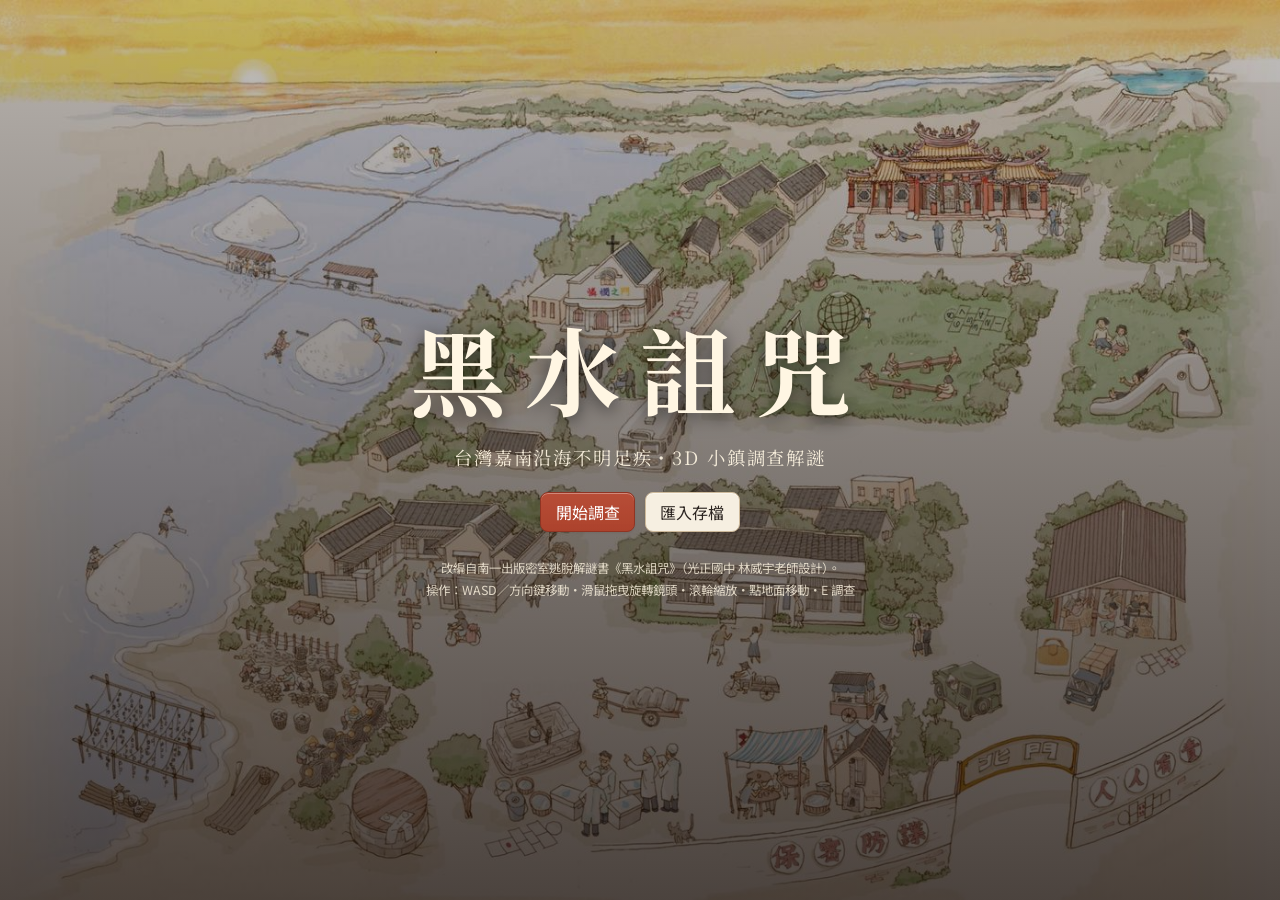
<file: index.html>
<!doctype html>
<html lang="zh-Hant-TW">
<head>
  <meta charset="UTF-8" />
  <meta name="viewport" content="width=device-width, initial-scale=1.0, viewport-fit=cover" />
  <title>黑水詛咒</title>
  <link rel="icon" href="data:," />
  <meta name="description" content="改編自南一出版密室逃脫解謎書《黑水詛咒》的 3D 小鎮探索解謎遊戲（原型）" />
  <link rel="preconnect" href="https://fonts.googleapis.com" />
  <!-- 非阻塞載入網路字型；離線或連線慢時直接用系統字型，不延遲遊戲啟動 -->
  <link rel="stylesheet" href="https://fonts.googleapis.com/css2?family=Noto+Serif+TC:wght@400;700&family=Noto+Sans+TC:wght@400;700&display=swap" media="print" onload="this.media='all'" />
  <script type="module" crossorigin src="./assets/index-a20459a64fdd.js"></script>
  <link rel="modulepreload" crossorigin href="./assets/three-AKSjQ_ch.js">
  <link rel="stylesheet" crossorigin href="./assets/index-BQp9600m.css">
  <link rel="stylesheet" href="./assets/mobile-controls-cca7209ea9eb.css">
  <link rel="stylesheet" href="./assets/refinement-38ca3d628be0.css">
</head>
<body>
  <canvas id="world" aria-label="3D 小鎮場景"></canvas>
  <div id="hud"></div>
  <noscript>此遊戲需要啟用 JavaScript。</noscript>
</body>
</html>
</file>
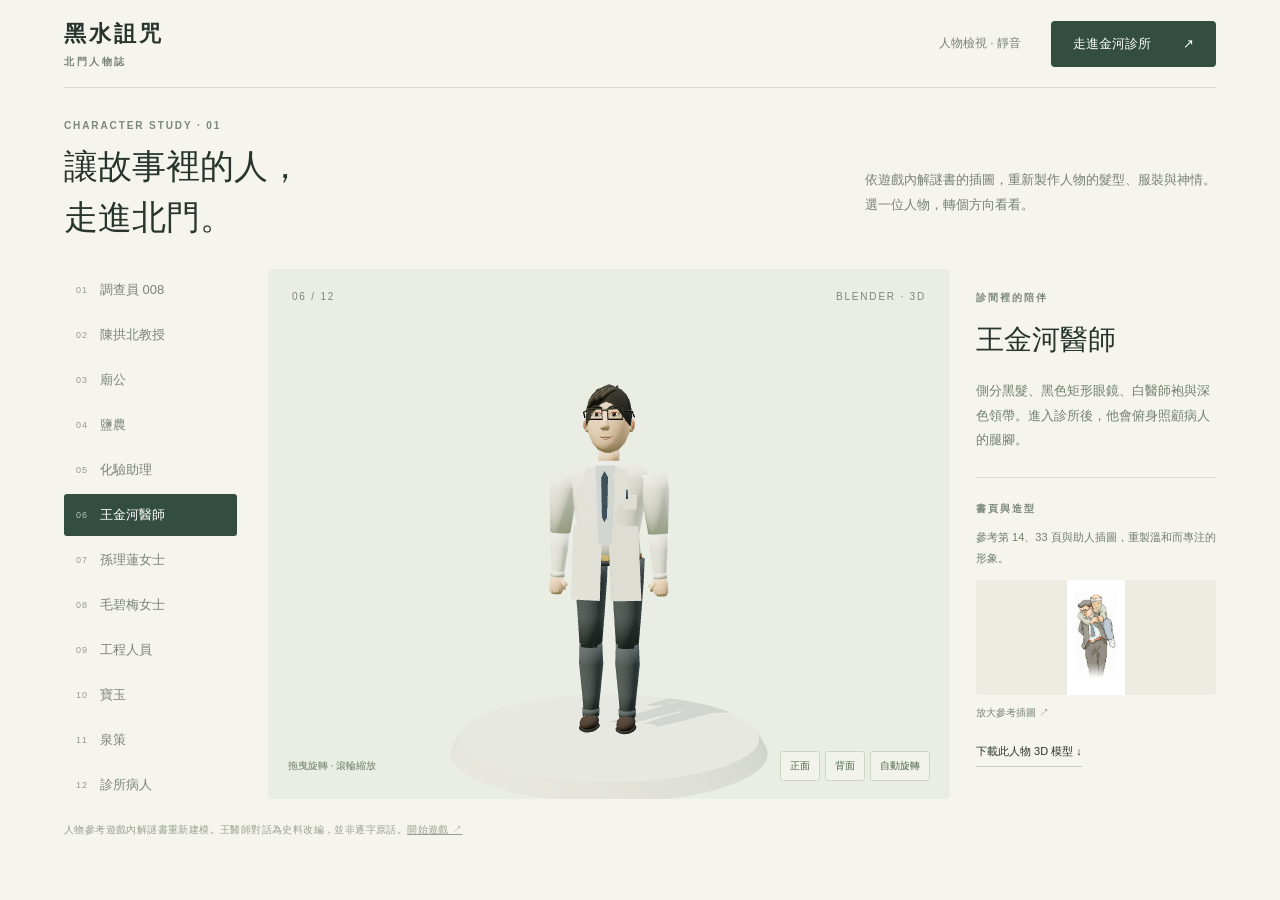
<file: character-review.html>
<!doctype html>
<html lang="zh-Hant-TW">
<head>
  <meta charset="utf-8">
  <meta name="viewport" content="width=device-width,initial-scale=1">
  <title>黑水詛咒｜人物與診所預覽</title>
  <link rel="icon" href="data:,">
  <link rel="stylesheet" href="./assets/character-review.css">
</head>
<body>
  <header><a class="brand" href="./character-review.html">黑水詛咒<span>北門人物誌</span></a><span class="local-note">人物檢視 · 靜音</span><a class="clinic-link" href="./clinic-review.html?dev=1">走進金河診所 <span>↗</span></a></header>
  <main>
    <section class="intro"><p class="eyebrow">CHARACTER STUDY · 01</p><h1>讓故事裡的人，<br>走進北門。</h1><p>依遊戲內解謎書的插圖，重新製作人物的髮型、服裝與神情。<br>選一位人物，轉個方向看看。</p></section>
    <div class="review-layout">
      <nav class="roster" aria-label="選擇人物" id="roster"></nav>
      <section class="stage" aria-label="可旋轉的 3D 人物模型">
        <div class="stage-heading"><span id="character-number">06 / 12</span><span>BLENDER · 3D</span></div>
        <canvas id="character-canvas" aria-label="拖曳旋轉人物，滾輪縮放" tabindex="0"></canvas>
        <div class="stage-footer"><span>拖曳旋轉 · 滾輪縮放</span><div><button id="front">正面</button><button id="back">背面</button><button id="rotate" aria-pressed="false">自動旋轉</button></div></div>
        <p id="loading" role="status">正在準備人物模型…</p>
      </section>
      <aside class="character-detail"><p class="eyebrow" id="character-role"></p><h2 id="character-name"></h2><p id="character-description"></p><div class="detail-rule"></div><p class="eyebrow">書頁與造型</p><p class="reference-note" id="character-reference"></p><a id="book-link" target="_blank" rel="noopener"><img id="book-image" alt="解謎書人物參考插圖"><span>放大參考插圖 ↗</span></a><a id="model-download" class="model-link" download>下載此人物 3D 模型 ↓</a></aside>
    </div>
    <footer>人物參考遊戲內解謎書重新建模。王醫師對話為史料改編，並非逐字原話。<a href="./">開始遊戲 ↗</a></footer>
  </main>
  <script type="module" src="./assets/character-review.js?v=5be0f9b41ac4"></script>
</body>
</html>
</file>
<file: assets/index-BQp9600m.css>
:root{--paper:#f6efe1;--paper-2:#efe3cc;--ink:#2b2420;--ink-soft:#5b4d42;--accent:#b5462f;--accent-2:#2f6f8f;--ok:#3f7d4e;--warn:#b7791f;--line:#cdb99a;--shadow:0 10px 30px #28190a59;--radius:12px;--font:"Noto Serif TC", "Source Han Serif TC", "Songti TC", "PMingLiU", "MingLiU", "Noto Sans TC", "Microsoft JhengHei", "PingFang TC", "WenQuanYi Zen Hei", serif;--font-ui:"Noto Sans TC", "Microsoft JhengHei", "PingFang TC", "WenQuanYi Zen Hei", system-ui, sans-serif;--fs:16px}html.large-text{--fs:19px}*{box-sizing:border-box}html,body{height:100%;color:var(--ink);font-family:var(--font-ui);font-size:var(--fs);background:#1d1612;margin:0;overflow:hidden}button{font:inherit;cursor:pointer}input,textarea,select{font:inherit}#world{outline:none;width:100%;height:100%;display:block;position:fixed;top:0;bottom:0;left:0;right:0}.hidden{display:none!important}.sr-only{clip:rect(0 0 0 0);width:1px;height:1px;position:absolute;overflow:hidden}.btn{border:1px solid var(--line);background:var(--paper);color:var(--ink);border-radius:8px;padding:.45em .9em;transition:transform 80ms,background .15s;box-shadow:0 1px #00000014}.btn:hover{background:#fff8ea}.btn:active{transform:translateY(1px)}.btn:focus-visible{outline-offset:2px;outline:3px solid #e2a93b}.chip:focus-visible{outline-offset:2px;outline:3px solid #e2a93b}[tabindex]:focus-visible{outline-offset:2px;outline:3px solid #e2a93b}.btn.primary{background:var(--accent);color:#fff;border-color:#8f3423}.btn.primary:hover{background:#c6533a}.btn.blue{background:var(--accent-2);color:#fff;border-color:#24576f}.btn.small{padding:.25em .6em;font-size:.9em}.btn[disabled]{opacity:.45;cursor:not-allowed}.btn.ghost{background:0 0;border-color:#0000}.chip{border:1px solid var(--line);background:#fff;border-radius:999px;align-items:center;gap:.3em;padding:.2em .65em;font-size:.85em;display:inline-flex}.tag-orig{color:#6b4a1d;background:#efe0c4;border-radius:4px;padding:0 .35em;font-size:.75em}.tag-adapt{color:#24576f;background:#dbe8ef;border-radius:4px;padding:0 .35em;font-size:.75em}.tag-dev{color:#a11;background:#ffe1e1;border-radius:4px;padding:0 .35em;font-size:.75em;font-weight:700}#hud{pointer-events:none;z-index:10;position:fixed;top:0;bottom:0;left:0;right:0}#hud>*{pointer-events:auto}.hud-top{pointer-events:none;justify-content:space-between;align-items:flex-start;gap:12px;display:flex;position:absolute;top:12px;left:12px;right:12px}.hud-top>*{pointer-events:auto}.objective{border:1px solid var(--line);border-radius:var(--radius);max-width:min(460px,60vw);box-shadow:var(--shadow);background:#f6efe1f0;padding:10px 14px}.objective .date{font-family:var(--font);color:var(--accent);letter-spacing:.05em;font-weight:700}.objective .goal{margin-top:4px;line-height:1.5}.objective .progress{color:var(--ink-soft);margin-top:6px;font-size:.8em}.hud-buttons{flex-wrap:wrap;justify-content:flex-end;gap:6px;display:flex}.hud-buttons .btn{background:#f6efe1f0}.badge-dot{background:var(--accent);color:#fff;text-align:center;border-radius:999px;min-width:1.3em;height:1.3em;margin-left:4px;font-size:.7em;line-height:1.3em;display:inline-block}.prompt{color:#fff6e3;box-shadow:var(--shadow);background:#2b2420e0;border-radius:999px;align-items:center;gap:10px;padding:10px 16px;font-size:1.05em;display:flex;position:absolute;bottom:72px;left:50%;transform:translate(-50%)}.prompt kbd,.help kbd{color:var(--ink);font-family:var(--font-ui);background:#fff8ea;border:1px solid #b9a98c;border-bottom-width:3px;border-radius:6px;padding:0 .45em;font-size:.85em;display:inline-block}.help{border:1px solid var(--line);border-radius:var(--radius);background:#f6efe1e6;max-width:300px;padding:8px 12px;font-size:.82em;line-height:1.7;position:absolute;bottom:12px;left:12px}.help summary{cursor:pointer;font-weight:700}.devbar{color:#a11;background:#fff0f0;border:2px dashed #c33;border-radius:10px;padding:6px 10px;font-size:.8em;position:absolute;bottom:12px;right:12px}.toast-wrap{z-index:100;pointer-events:none;flex-direction:column;align-items:center;gap:8px;display:flex;position:fixed;top:90px;left:50%;transform:translate(-50%)}.toast{background:var(--ink);color:#fff6e3;box-shadow:var(--shadow);border-radius:10px;max-width:80vw;padding:10px 18px;animation:.25s ease-out toast-in}.toast.ok{background:var(--ok)}.toast.warn{background:var(--warn)}@keyframes toast-in{0%{opacity:0;transform:translateY(-8px)}to{opacity:1;transform:none}}html.reduced-motion .toast{animation:none}.overlay{z-index:50;background:#140c068c;justify-content:center;align-items:center;padding:16px;display:flex;position:fixed;top:0;bottom:0;left:0;right:0}.modal{background:var(--paper);box-shadow:var(--shadow);border:1px solid var(--line);border-radius:14px;flex-direction:column;width:min(1180px,100%);max-height:calc(100vh - 32px);display:flex;overflow:hidden}.modal.narrow{width:min(720px,100%)}.modal-head{border-bottom:1px solid var(--line);background:var(--paper-2);flex-wrap:wrap;align-items:center;gap:10px;padding:10px 16px;display:flex}.modal-head h2{font-family:var(--font);letter-spacing:.04em;margin:0;font-size:1.25em}.modal-head .sub{color:var(--ink-soft);font-size:.88em}.modal-head .spacer{flex:1}.modal-body{flex:1;padding:16px;overflow:auto}.modal-foot{border-top:1px solid var(--line);background:var(--paper-2);flex-wrap:wrap;align-items:center;gap:10px;padding:10px 16px;display:flex}.hint-box{background:#fff8e6;border:1px dashed #d8b46a;border-radius:10px;margin-bottom:12px;padding:8px 12px;line-height:1.6}.hint-box b{color:#8a5a10}.solved-banner{color:#24502c;background:#e7f2e6;border:1px solid #9cc49a;border-radius:10px;margin-bottom:12px;padding:8px 12px}.feedback{min-height:1.6em;font-weight:700}.feedback.ok{color:var(--ok)}.feedback.bad{color:var(--accent)}.row{flex-wrap:wrap;align-items:flex-start;gap:12px;display:flex}.col{flex-direction:column;gap:10px;display:flex}.card{border:1px solid var(--line);background:#fffdf7;border-radius:10px;padding:12px}.card h3{font-family:var(--font);margin:0 0 8px;font-size:1.05em}.muted{color:var(--ink-soft);font-size:.9em;line-height:1.6}.answer-row{flex-wrap:wrap;align-items:center;gap:8px;display:flex}.answer-row input[type=text],.answer-row input[type=number],.ans-input{border:2px solid var(--line);background:#fff;border-radius:8px;min-width:6em;padding:.4em .6em;font-size:1.1em}.ans-input:focus{border-color:var(--accent-2);outline:none}.stage{-webkit-user-select:none;user-select:none;touch-action:none;position:relative}.stage img{max-width:100%;display:block}.draggable{cursor:grab;touch-action:none}.draggable.dragging{cursor:grabbing;opacity:.85;z-index:20}.drop-ok{outline:3px solid #e2a93b}.step-list{margin:0;padding-left:1.3em;line-height:1.7}.tabs{gap:6px;display:flex}.tabs .btn.active{background:var(--ink);color:#fff}.journal-entry{border-bottom:1px dashed var(--line);padding:12px 0}.journal-entry h3{font-family:var(--font);margin:0 0 6px}.journal-entry .d{color:var(--accent);font-weight:700;font-family:var(--font)}.journal-entry p{line-height:1.9;font-family:var(--font);margin:.4em 0}.journal-entry img{float:right;border:1px solid var(--line);border-radius:8px;max-width:260px;margin:0 0 8px 12px}.grid-cards{grid-template-columns:repeat(auto-fill,minmax(220px,1fr));gap:12px;display:grid}.grid-cards .card img{object-fit:contain;cursor:zoom-in;background:#fff;border-radius:6px;width:100%;max-height:160px}.level-list{grid-template-columns:repeat(auto-fill,minmax(250px,1fr));gap:8px;display:grid}.level-item{border:1px solid var(--line);background:#fffdf7;border-radius:10px;padding:8px 10px}.level-item.locked{opacity:.55}.level-item .st{font-size:.8em}.st-solved{color:var(--ok)}.st-available{color:var(--accent)}.st-in_progress{color:var(--warn)}.st-locked{color:#888}.title-screen{z-index:80;background:#1d1612 50%/cover no-repeat;justify-content:center;align-items:center;display:flex;position:fixed;top:0;bottom:0;left:0;right:0}.title-screen:before{content:"";background:linear-gradient(#140a0540,#140a05bf);position:absolute;top:0;bottom:0;left:0;right:0}.title-card{text-align:center;color:#fff6e3;max-width:760px;padding:24px;position:relative}.title-card h1{font-family:var(--font);letter-spacing:.2em;text-shadow:0 4px 18px #0009;margin:0;font-size:clamp(48px,9vw,96px)}.title-card .tagline{font-family:var(--font);opacity:.92;letter-spacing:.1em;margin:8px 0 22px;font-size:1.15em}.title-card .actions{flex-wrap:wrap;justify-content:center;gap:10px;display:flex}.title-card .credit{opacity:.8;margin-top:26px;font-size:.78em;line-height:1.7}.chapter-card{z-index:70;color:#fff6e3;text-align:center;cursor:pointer;background:#0f0804d1;flex-direction:column;justify-content:center;align-items:center;gap:8px;animation:.5s fade;display:flex;position:fixed;top:0;bottom:0;left:0;right:0}.chapter-card .d{font-family:var(--font);letter-spacing:.12em;font-size:clamp(28px,5vw,48px)}.chapter-card .p{font-family:var(--font);opacity:.9;font-size:1.2em}.chapter-card .c{opacity:.6;margin-top:18px;font-size:.8em}@keyframes fade{0%{opacity:0}to{opacity:1}}html.reduced-motion .chapter-card{animation:none}.dialog{border:2px solid var(--line);z-index:40;width:min(820px,100% - 24px);box-shadow:var(--shadow);background:#f6efe1f7;border-radius:14px;padding:14px 18px 12px;position:fixed;bottom:18px;left:50%;transform:translate(-50%)}.dialog .who{font-family:var(--font);color:var(--accent);align-items:center;gap:8px;margin-bottom:4px;font-weight:700;display:flex}.dialog .text{font-family:var(--font);font-size:1.1em;line-height:1.8}.dialog .next{text-align:right;color:var(--ink-soft);font-size:.8em}.page-viewer{align-items:flex-start;gap:12px;display:flex}.page-viewer .thumbs{flex-direction:column;flex:none;gap:6px;width:110px;display:flex}.page-viewer .thumbs button{background:#fff;border:2px solid #0000;border-radius:6px;padding:4px}.page-viewer .thumbs button.active{border-color:var(--accent)}.page-viewer .thumbs img{width:100%;display:block}.page-viewer .main{text-align:center;flex:1}.page-viewer .main img{border:1px solid var(--line);background:#fff;max-width:100%;max-height:calc(100vh - 170px)}.lightbox{z-index:120;cursor:zoom-out;background:#000000d9;justify-content:center;align-items:center;display:flex;position:fixed;top:0;bottom:0;left:0;right:0}.lightbox img{background:#fff;max-width:96vw;max-height:96vh}.map-wrap{display:inline-block;position:relative}.map-wrap img{max-width:100%;max-height:calc(100vh - 160px);display:block}.map-pin{background:var(--accent);width:18px;height:18px;box-shadow:0 0 0 2px var(--accent);border:3px solid #fff;border-radius:50%;margin:-9px 0 0 -9px;position:absolute}.map-goal{background:var(--accent-2);color:#fff;white-space:nowrap;border-radius:6px;padding:2px 6px;font-size:.75em;position:absolute;transform:translate(-50%,-100%)}.view-overlay{z-index:45;box-shadow:var(--shadow);background:#f6efe1f5;border-radius:14px;flex-wrap:wrap;align-items:center;gap:10px;max-width:calc(100% - 24px);padding:12px 16px;display:flex;position:fixed;bottom:24px;left:50%;transform:translate(-50%)}@media (max-width:720px){.help{display:none}.objective{max-width:100%}.page-viewer{flex-direction:column}.page-viewer .thumbs{flex-direction:row;width:100%;overflow-x:auto}.page-viewer .thumbs button{flex:none;width:70px}}.confetti{pointer-events:none;z-index:60;width:100%;height:100%;position:fixed;top:0;bottom:0;left:0;right:0}.ending-congrats{text-align:center;font-family:var(--font);color:#8a5a12;letter-spacing:.08em;margin:2px 0 0;font-size:1.6em}.cert{width:min(640px,100%);box-shadow:var(--shadow);background:linear-gradient(135deg,#c8902e,#f6e3a1 28%,#d9a441 52%,#f3d989 76%,#b98228);border-radius:12px;margin:6px auto 4px;padding:10px}.cert-inner{outline-offset:-8px;text-align:center;font-family:var(--font);color:var(--ink);background:#fffaf0 radial-gradient(circle at 50% 0,#f2c94c2e,#0000 60%);border:2px solid #c8902e;border-radius:8px;outline:1px solid #e8c873;padding:22px 30px 18px}.cert-medal{color:#6e4206;background:radial-gradient(circle at 35% 30%,#fff6c8,#f2c94c 38%,#c8902e 76%,#8a5a12);border-radius:50%;justify-content:center;align-items:center;width:76px;height:76px;margin:0 auto 6px;font-size:30px;font-weight:700;display:flex;box-shadow:0 3px 8px #00000040,inset 0 0 0 4px #fff6,inset 0 0 0 7px #8a5a1259}.cert-title{letter-spacing:.35em;color:#8a1f17;margin-left:.35em;font-size:2.1em;font-weight:700}.cert-text{text-align:left;text-indent:2em;margin:12px 0 4px;line-height:1.95}.cert-rank{letter-spacing:.25em;color:#a8741a;text-shadow:0 1px #fff,0 2px 8px #a8741a59;margin:2px 0 8px;font-size:1.9em;font-weight:700}.cert-sign{text-align:right;color:var(--ink-soft);margin:6px 0 0;line-height:1.8}.ending-actions{flex-wrap:wrap;justify-content:center;gap:10px;margin:8px 0 6px;display:flex}a.btn{text-decoration:none;display:inline-block}@media (max-width:520px){.cert-inner{padding:16px 14px 12px}.cert-title{font-size:1.6em}.cert-rank{font-size:1.5em}}
</file>
<file: assets/mobile-controls-cca7209ea9eb.css>
#mobile-controls { pointer-events: none; }
#mobile-controls[hidden] { display: none; }
#mobile-controls button, .move-pad { touch-action: none; -webkit-user-select: none; user-select: none; -webkit-touch-callout: none; }
.move-pad {
  --pad-size: clamp(112px, 30vh, 140px);
  position: absolute;
  left: max(12px, env(safe-area-inset-left));
  bottom: max(12px, env(safe-area-inset-bottom));
  width: var(--pad-size); height: var(--pad-size);
  pointer-events: auto;
  border: 2px solid #dbc49ecc; border-radius: 50%;
  background: radial-gradient(circle, #f6efe1b8 0 34%, #2b242098 35% 100%);
  box-shadow: 0 3px 16px #0005;
}
.move-pad button {
  position: absolute; width: 40%; height: 40%;
  padding: 0; border: 0; border-radius: 50%;
  background: transparent; color: #fff8ea; font-size: 21px;
}
.pad-up { top: 0; left: 30%; }
.pad-down { bottom: 0; left: 30%; }
.pad-left { left: 0; top: 30%; }
.pad-right { right: 0; top: 30%; }
.pad-thumb {
  position: absolute; left: 34%; top: 34%; width: 32%; height: 32%;
  pointer-events: none; border-radius: 50%; border: 2px solid #e8d6b7;
  background: #f6efe1e6; box-shadow: 0 2px 8px #0005;
}
.move-pad.active .pad-thumb { background: #f4d6a2; }
.mobile-actions {
  position: absolute; right: max(12px, env(safe-area-inset-right));
  bottom: max(12px, env(safe-area-inset-bottom));
  display: flex; flex-direction: column; align-items: center; gap: 8px;
  pointer-events: auto;
}
.mobile-actions button {
  border: 2px solid #dfc89e; color: #fff8ea; font-weight: 700;
  background: #2b2420c4; box-shadow: 0 3px 12px #0004;
}
.mobile-run { width: 72px; height: 44px; border-radius: 22px; font-size: 14px; }
.mobile-run.active { background: #b5462f; }
.mobile-interact { width: 72px; height: 72px; border-radius: 50%; font-size: 18px; }
.mobile-guide { font-size: 14px; line-height: 1.5; color: #ffe3b4; }
html.touch-layout { --fs: 14px; overscroll-behavior: none; }
.touch-layout body { height: 100dvh; overscroll-behavior: none; }
.touch-layout #world { height: 100dvh; touch-action: none; }
.touch-layout .hud-top {
  top: max(6px, env(safe-area-inset-top));
  left: max(8px, env(safe-area-inset-left)); right: max(8px, env(safe-area-inset-right));
  gap: 8px;
}
.touch-layout .objective { width: min(42vw, 360px); max-width: 42vw; padding: 6px 9px; font-size: 12px; }
.touch-layout .objective .goal { margin-top: 2px; line-height: 1.4; }
.touch-layout .objective .progress { margin-top: 2px; }
.touch-layout .hud-buttons { max-width: 52vw; gap: 4px; }
.touch-layout .hud-buttons .btn { min-height: 44px; padding: 5px 8px; font-size: 12px; }
.touch-layout .help, .touch-layout .devbar { display: none; }
.touch-layout .prompt { bottom: max(24px, env(safe-area-inset-bottom)); max-width: calc(100vw - 310px); padding: 6px 10px; font-size: 12px; }
.touch-layout .prompt kbd { display: none; }
.touch-layout .overlay {
  padding: max(6px, env(safe-area-inset-top)) max(8px, env(safe-area-inset-right)) max(6px, env(safe-area-inset-bottom)) max(8px, env(safe-area-inset-left));
}
.touch-layout .modal { max-height: calc(100dvh - max(6px, env(safe-area-inset-top)) - max(6px, env(safe-area-inset-bottom))); }
.touch-layout .modal-head, .touch-layout .modal-foot { padding: 6px 10px; gap: 6px; }
.touch-layout .modal-head h2 { font-size: 16px; }
.touch-layout .modal-head .sub { font-size: 11px; }
.touch-layout .modal-body { min-height: 0; padding: 10px; overscroll-behavior: contain; }
.touch-layout .modal .btn { min-height: 40px; }
.touch-layout input, .touch-layout textarea, .touch-layout select { font-size: 16px; }
.touch-layout .title-screen { overflow: auto; }
.touch-layout .title-card { max-height: 100dvh; overflow: auto; padding: 14px 20px; }
.touch-layout .title-card .btn { min-height: 44px; }
.touch-layout .dialog { bottom: max(10px, env(safe-area-inset-bottom)); max-height: 70dvh; overflow: auto; padding: 10px 14px; }
.touch-layout .view-overlay { bottom: max(8px, env(safe-area-inset-bottom)); max-height: 60dvh; overflow: auto; padding: 8px 12px; }
.touch-layout .view-overlay .btn { min-height: 40px; }
.touch-layout .toast-wrap { top: max(72px, env(safe-area-inset-top)); width: 90vw; font-size: 12px; }
@media (orientation: portrait) {
  .touch-layout .prompt { bottom: calc(160px + env(safe-area-inset-bottom)); max-width: calc(100vw - 32px); }
}
@media (orientation: landscape) and (max-height: 500px) {
  .touch-layout .title-card h1 { font-size: clamp(28px, 11vh, 48px); }
  .touch-layout .title-card .tagline { margin: 4px 0 10px; font-size: 14px; }
  .touch-layout .title-card .credit { margin-top: 10px; font-size: 10px; }
  .touch-layout .mobile-guide { margin: 8px 0 0; }
}
</file>
<file: assets/refinement-38ca3d628be0.css>
/* Larger story spreads, with the same paper and ink palette as the journal. */
.modal:has(.story-entry) { width: min(1180px, 96vw); }
.story-entry { font-size: clamp(20px, 1.6vw, 23px); padding: 8px 12px 16px; }
.story-entry p { line-height: 1.95; margin: .55em 0; }
.story-entry img { width: 40%; max-width: 430px; margin: 0 0 20px 30px; border-radius: 7px; box-shadow: 0 5px 16px #503c2314; }
.modal:has(.story-entry) .modal-body { padding: 24px; }
.modal:has(.story-entry) .modal-head { padding: 17px 24px; }
.modal:has(.story-entry) .modal-foot { padding: 13px 24px; }
.modal, .dialog, .objective { box-shadow: 0 18px 48px #241a153b, 0 2px 7px #241a1526; }
.modal-body, .dialog { background-image: radial-gradient(ellipse at top left, #fff9ec70, transparent 75%); }
.modal-head, .modal-foot { background-image: linear-gradient(110deg, #fff6e640, #bda78312); }
.btn { box-shadow: 0 1px 2px #38271615, inset 0 1px #fff5; }
.btn.primary { background-image: linear-gradient(#ffffff0a, #39140812); }
@media (max-width: 720px) {
  .story-entry { padding: 0; font-size: 17px; }
  .story-entry img { width: 42%; margin: 0 0 12px 16px; }
  .modal:has(.story-entry) .modal-body { padding: 16px; }
  .modal:has(.story-entry) .modal-head, .modal:has(.story-entry) .modal-foot { padding: 10px 14px; }
}
@media (max-height: 550px) {
  .story-entry { font-size: 16px; padding: 0; }
  .story-entry img { width: 34%; max-width: 280px; margin-left: 18px; }
  .modal:has(.story-entry) .modal-body { padding: 10px 16px; }
  .modal:has(.story-entry) .modal-head, .modal:has(.story-entry) .modal-foot { padding: 7px 12px; }
}
</file>
<file: assets/character-review.css>
:root{color-scheme:light;font-family:"Microsoft JhengHei","PingFang TC",sans-serif;color:#28352e;background:#f5f4ed;--green:#334e41;--muted:#788279;--line:#d9ddd3}*{box-sizing:border-box}body{margin:0}button,a{-webkit-tap-highlight-color:transparent}button{font:inherit;cursor:pointer}a{color:inherit}header{height:88px;border-bottom:1px solid var(--line);margin:0 5%;display:flex;align-items:center;gap:30px}.brand{text-decoration:none;letter-spacing:.14em;font-size:22px;font-weight:bold}.brand span{display:block;letter-spacing:.25em;font-size:10px;color:var(--muted);margin-top:6px}.local-note{font-size:12px;color:var(--muted);margin-left:auto}.clinic-link{background:var(--green);color:#fff;text-decoration:none;padding:14px 22px;border-radius:4px;font-size:13px;display:flex;gap:32px;align-items:center}main{max-width:1600px;margin:auto;padding:32px 5% 16px}.intro{display:grid;grid-template-columns:1fr 1fr;gap:0 35px;align-items:center;margin-bottom:26px}.eyebrow{font-size:10px;letter-spacing:.19em;color:#7c8879;font-weight:700}.intro .eyebrow{grid-column:1/-1;margin:0 0 10px}.intro h1{font-family:"Noto Serif TC","PMingLiU",serif;font-size:34px;font-weight:500;line-height:1.5;margin:0}.intro>p:last-child{font-size:13px;color:#778176;line-height:1.95;justify-self:end}.review-layout{display:grid;grid-template-columns:178px minmax(260px,1fr) 240px;gap:26px;align-items:start}.roster{display:flex;flex-direction:column;gap:3px;max-height:530px;overflow:auto;padding-right:5px}.roster button{text-align:left;border:0;border-radius:3px;padding:13px 12px;background:transparent;display:flex;gap:12px;align-items:center;font-size:13px;color:#7b847b;min-height:42px}.roster button .index{font-size:9px;letter-spacing:.1em;color:#939b90}.roster button[aria-pressed=true]{background:var(--green);color:#fff}.roster button[aria-pressed=true] .index{color:#bac7b5}.roster button:hover:not([aria-pressed=true]){background:#e9ece2}.stage{height:530px;background:#e9ede3;border-radius:5px;position:relative;overflow:hidden}.stage-heading{position:absolute;top:22px;left:24px;right:24px;display:flex;justify-content:space-between;font-size:10px;letter-spacing:.18em;color:#7a8975;pointer-events:none}.stage canvas{display:block;width:100%;height:100%;touch-action:none;cursor:grab}.stage canvas:active{cursor:grabbing}.stage-footer{position:absolute;bottom:18px;left:20px;right:20px;display:flex;align-items:center;justify-content:space-between;gap:10px;font-size:10px;color:#6b7c67;pointer-events:none}.stage-footer div{display:flex;gap:5px;pointer-events:auto}.stage-footer button{border:1px solid #ccd6c5;background:#f5f7efb5;border-radius:3px;padding:7px 9px;font-size:10px;color:#4c6448}.stage-footer button[aria-pressed=true]{background:#334e41;color:#fff}.character-detail{padding-top:12px}.character-detail h2{font-family:"Noto Serif TC","PMingLiU",serif;font-size:28px;font-weight:500;margin:16px 0 20px}.character-detail>p:not(.eyebrow){font-size:13px;line-height:1.9;color:#71816e}.detail-rule{border-top:1px solid var(--line);margin:24px 0}.reference-note{font-size:11px!important}.character-detail img{width:100%;height:115px;object-fit:contain;background:#eeece2;border-radius:4px}.character-detail a{text-decoration:none}.character-detail a span{display:block;font-size:10px;color:#7a8775;margin-top:7px}.model-link{font-size:11px;display:inline-block;margin-top:24px;border-bottom:1px solid #c4cdbf;padding-bottom:7px}#loading{position:absolute;top:45%;left:0;right:0;text-align:center;font-size:13px;color:#62715c}footer{font-size:10px;color:#98a18f;margin:24px 0 10px;letter-spacing:.04em}button:focus-visible,a:focus-visible,canvas:focus-visible{outline:2px solid #9b782d;outline-offset:3px}@media(min-width:1450px){.stage{height:610px}.roster{max-height:610px}.review-layout{grid-template-columns:195px minmax(300px,1fr) 270px}.character-detail img{height:160px}}@media(max-width:1000px){.review-layout{grid-template-columns:150px minmax(280px,1fr)}.character-detail{grid-column:1/-1;display:grid;grid-template-columns:1fr 1fr;gap:0 25px}.character-detail h2{grid-column:1;margin:10px 0}.character-detail>p{grid-column:1}.character-detail .detail-rule{display:none}.character-detail #book-link{grid-column:2;grid-row:1/6}.character-detail img{height:220px}.stage-footer>span{display:none}.stage-footer{justify-content:center}.intro h1{font-size:28px}}@media(max-width:650px){header{height:72px;gap:12px}.local-note{display:none}.brand{font-size:18px}.clinic-link{margin-left:auto;padding:11px;font-size:11px;gap:9px}main{padding:24px 5% 12px}.intro{display:block}.intro>p:last-child{font-size:11px;margin:12px 0}.intro h1{font-size:26px}.review-layout{display:flex;flex-direction:column;gap:16px}.roster{flex-direction:row;max-width:100%;padding-bottom:5px;order:0;flex-wrap:nowrap}.roster button{white-space:nowrap;font-size:12px;padding:10px}.stage{width:100%;height:480px;order:1}.character-detail{order:2;display:block;width:100%;padding-top:0}.character-detail img{height:200px}.character-detail h2{font-size:26px}.character-detail>p{margin-bottom:12px}.model-link{margin-top:16px}}
</file>
